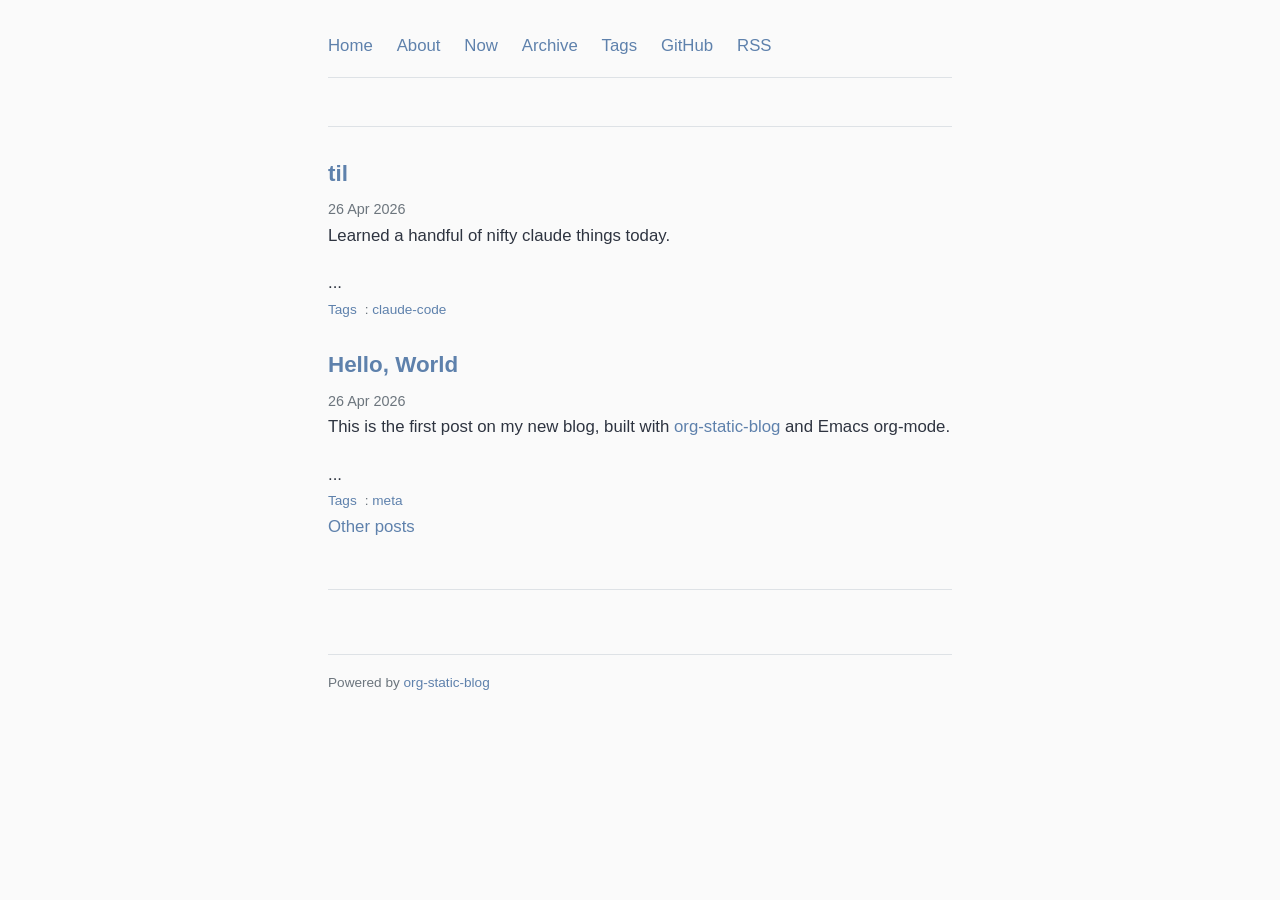
<file: index.html>
<!DOCTYPE html>
<html lang="en">
<head>
<meta charset="UTF-8">
<link rel="alternate"
      type="application/rss+xml"
      href="https://amohrland.github.io/rss.xml"
      title="RSS feed for https://amohrland.github.io/">
<title>amohrland</title>
<meta property="og:title" content="amohrland">
<meta property="og:type" content="article" />
<link rel="stylesheet" type="text/css" href="static/style.css" /></head>
<body>
<div id="preamble" class="status"><div id="preamble">
<a href="/">Home</a>
<a href="/about.html">About</a>
<a href="/now.html">Now</a>
<a href="/archive.html">Archive</a>
<a href="/tags.html">Tags</a>
<a href="https://github.com/amohrland">GitHub</a>
<a href="/rss.xml">RSS</a>
</div></div>
<div id="content">
<h2 class="post-title"><a href="https://amohrland.github.io/2026-04-26-til.html">til</a></h2><div class="post-date">26 Apr 2026</div><p>
Learned a handful of nifty claude things today.
</p>...<div class="taglist"><a href="https://amohrland.github.io/tags.html"><span class="tag-label">Tags</span></a><span class="tag-separator">: </span><span class="taglist__tags"><a href="https://amohrland.github.io/tag-claude-code.html" class="tag" data-tag="claude-code" data-index="0">claude-code</a> </span></div><h2 class="post-title"><a href="https://amohrland.github.io/2026-04-26-hello-world.html">Hello, World</a></h2><div class="post-date">26 Apr 2026</div><p>
This is the first post on my new blog, built with <a href="https://github.com/bastibe/org-static-blog">org-static-blog</a> and Emacs org-mode.
</p>...<div class="taglist"><a href="https://amohrland.github.io/tags.html"><span class="tag-label">Tags</span></a><span class="tag-separator">: </span><span class="taglist__tags"><a href="https://amohrland.github.io/tag-meta.html" class="tag" data-tag="meta" data-index="0">meta</a> </span></div><div id="archive">
<a href="https://amohrland.github.io/archive.html">Other posts</a>
</div>
</div>
<div id="postamble" class="status"><div id="postamble">
Powered by <a href="https://github.com/bastibe/org-static-blog">org-static-blog</a>
</div></div>
</body>
</html>
</file>
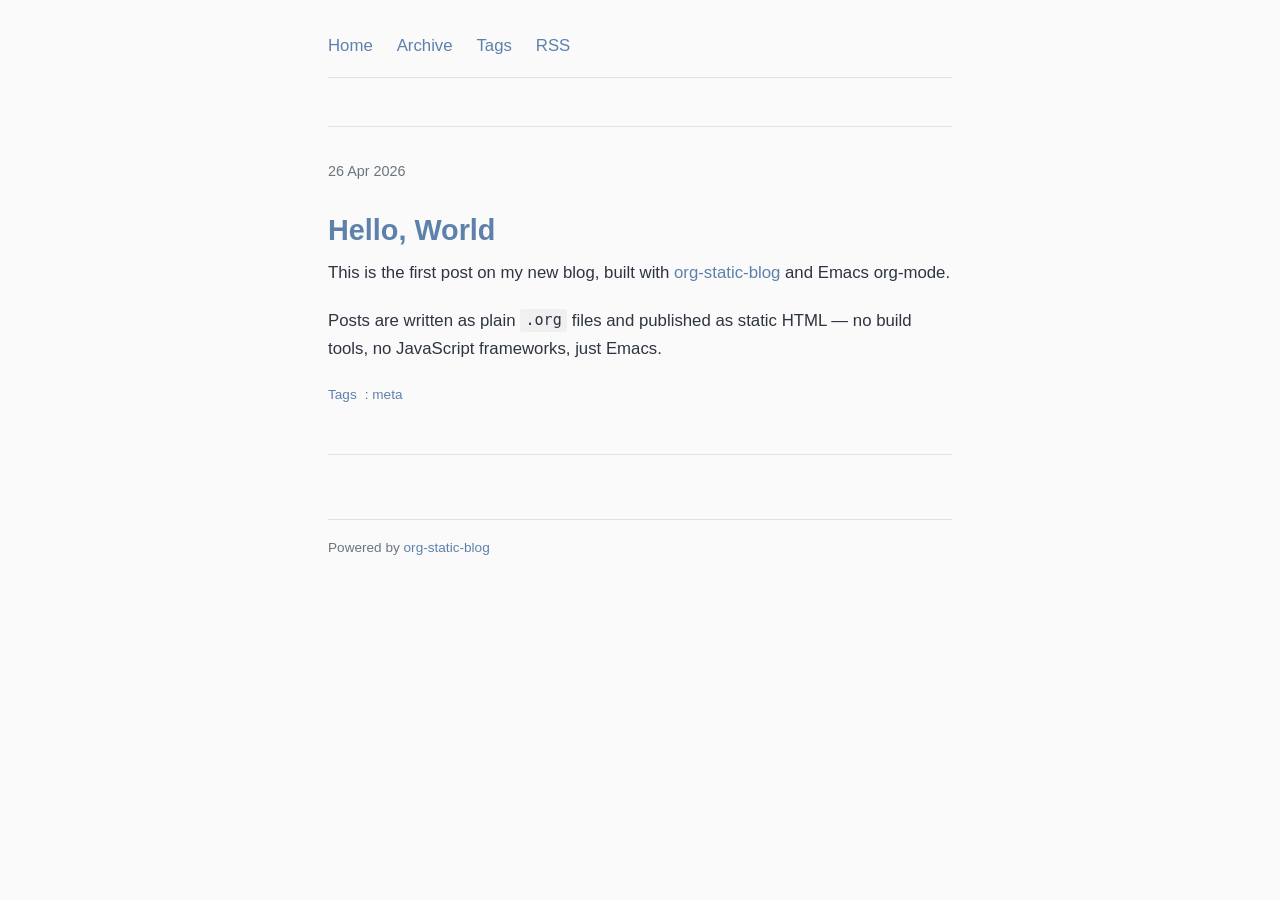
<file: 2026-04-26-hello-world.html>
<!DOCTYPE html>
<html lang="en">
<head>
<meta charset="UTF-8">
<link rel="alternate"
      type="application/rss+xml"
      href="https://amohrland.github.io/rss.xml"
      title="RSS feed for https://amohrland.github.io/">
<title>Hello, World</title>
<meta property="og:title" content="Hello, World">
<meta property="og:type" content="article" />
<meta property="og:url" content="https://amohrland.github.io/2026-04-26-hello-world.html">
<link rel="stylesheet" type="text/css" href="static/style.css" /></head>
<body>
<div id="preamble" class="status"><div id="preamble">
<a href="/">Home</a>
<a href="/archive.html">Archive</a>
<a href="/tags.html">Tags</a>
<a href="/rss.xml">RSS</a>
</div></div>
<div id="content">
<div class="post-date">26 Apr 2026</div><h1 class="post-title"><a href="https://amohrland.github.io/2026-04-26-hello-world.html">Hello, World</a></h1>
<p>
This is the first post on my new blog, built with <a href="https://github.com/bastibe/org-static-blog">org-static-blog</a> and Emacs org-mode.
</p>

<p>
Posts are written as plain <code>.org</code> files and published as static HTML — no build tools, no JavaScript frameworks, just Emacs.
</p>
<div class="taglist"><a href="https://amohrland.github.io/tags.html"><span class="tag-label">Tags</span></a><span class="tag-separator">: </span><span class="taglist__tags"><a href="https://amohrland.github.io/tag-meta.html" class="tag" data-tag="meta" data-index="0">meta</a> </span></div></div>
<div id="postamble" class="status"><div id="postamble">
Powered by <a href="https://github.com/bastibe/org-static-blog">org-static-blog</a>
</div></div>
</body>
</html>
</file>
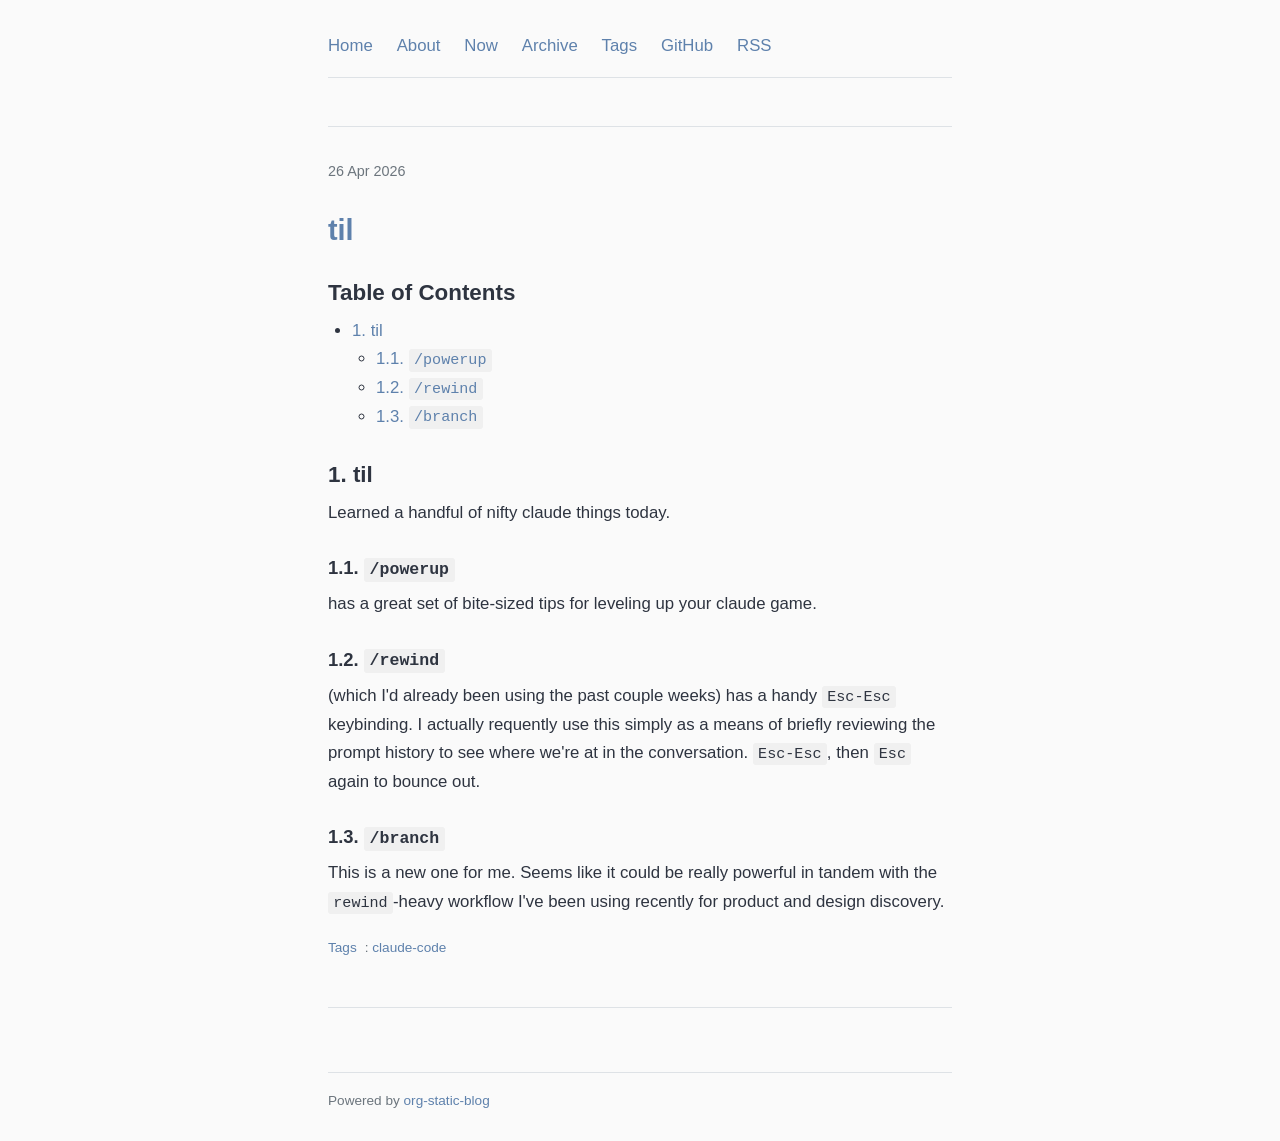
<file: 2026-04-26-til.html>
<!DOCTYPE html>
<html lang="en">
<head>
<meta charset="UTF-8">
<link rel="alternate"
      type="application/rss+xml"
      href="https://amohrland.github.io/rss.xml"
      title="RSS feed for https://amohrland.github.io/">
<title>til</title>
<meta property="og:title" content="til">
<meta property="og:type" content="article" />
<meta property="og:url" content="https://amohrland.github.io/2026-04-26-til.html">
<link rel="stylesheet" type="text/css" href="static/style.css" /></head>
<body>
<div id="preamble" class="status"><div id="preamble">
<a href="/">Home</a>
<a href="/about.html">About</a>
<a href="/now.html">Now</a>
<a href="/archive.html">Archive</a>
<a href="/tags.html">Tags</a>
<a href="https://github.com/amohrland">GitHub</a>
<a href="/rss.xml">RSS</a>
</div></div>
<div id="content">
<div class="post-date">26 Apr 2026</div><h1 class="post-title"><a href="https://amohrland.github.io/2026-04-26-til.html">til</a></h1>
<nav id="table-of-contents" role="doc-toc">
<h2>Table of Contents</h2>
<div id="text-table-of-contents" role="doc-toc">
<ul>
<li><a href="#org168a568">1. til</a>
<ul>
<li><a href="#org487ca1c">1.1. <code>/powerup</code></a></li>
<li><a href="#org5ecbad1">1.2. <code>/rewind</code></a></li>
<li><a href="#orge1f6f43">1.3. <code>/branch</code></a></li>
</ul>
</li>
</ul>
</div>
</nav>
<div id="outline-container-org168a568" class="outline-2">
<h2 id="org168a568"><span class="section-number-2">1.</span> til</h2>
<div class="outline-text-2" id="text-1">
<p>
Learned a handful of nifty claude things today.
</p>
</div>
<div id="outline-container-org487ca1c" class="outline-3">
<h3 id="org487ca1c"><span class="section-number-3">1.1.</span> <code>/powerup</code></h3>
<div class="outline-text-3" id="text-1-1">
<p>
has a great set of bite-sized tips for leveling up your claude game.
</p>
</div>
</div>
<div id="outline-container-org5ecbad1" class="outline-3">
<h3 id="org5ecbad1"><span class="section-number-3">1.2.</span> <code>/rewind</code></h3>
<div class="outline-text-3" id="text-1-2">
<p>
(which I'd already been using the past couple weeks) has a
handy <code>Esc-Esc</code> keybinding. I actually requently use this simply as
a means of briefly reviewing the prompt history to see where we're
at in the conversation. <code>Esc-Esc</code>, then <code>Esc</code> again to bounce out.
</p>
</div>
</div>
<div id="outline-container-orge1f6f43" class="outline-3">
<h3 id="orge1f6f43"><span class="section-number-3">1.3.</span> <code>/branch</code></h3>
<div class="outline-text-3" id="text-1-3">
<p>
This is a new one for me. Seems like it could be really
powerful in tandem with the <code>rewind</code>-heavy workflow I've been using
recently for product and design discovery.
</p>
</div>
</div>
</div>
<div class="taglist"><a href="https://amohrland.github.io/tags.html"><span class="tag-label">Tags</span></a><span class="tag-separator">: </span><span class="taglist__tags"><a href="https://amohrland.github.io/tag-claude-code.html" class="tag" data-tag="claude-code" data-index="0">claude-code</a> </span></div></div>
<div id="postamble" class="status"><div id="postamble">
Powered by <a href="https://github.com/bastibe/org-static-blog">org-static-blog</a>
</div></div>
</body>
</html>
</file>
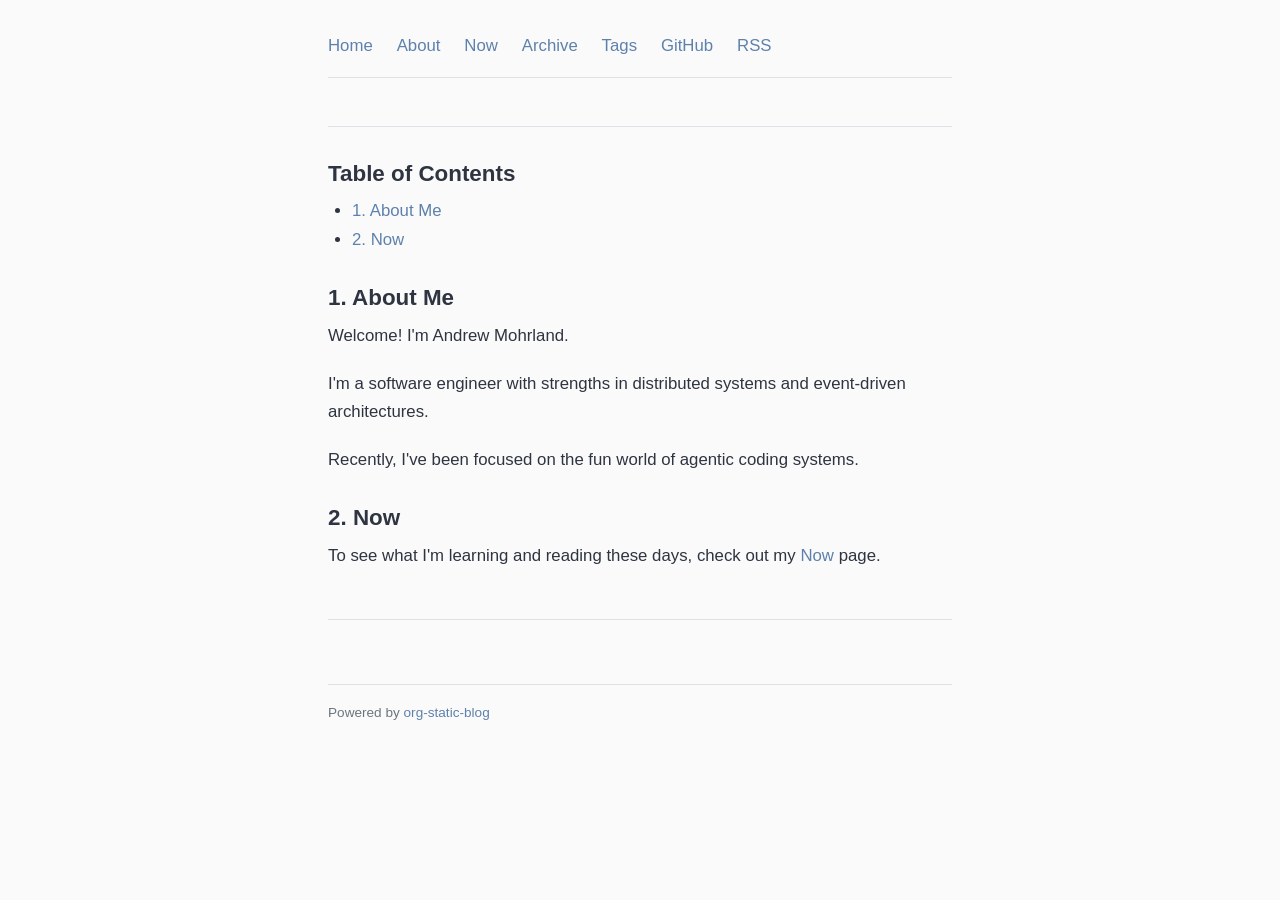
<file: about.html>
<!DOCTYPE html>
<html lang="en">
<head>
<meta charset="UTF-8">
<title>About - amohrland</title>
<link rel="stylesheet" type="text/css" href="static/style.css" />
</head>
<body>
<div id="preamble" class="status"><div id="preamble">
<a href="/">Home</a>
<a href="/about.html">About</a>
<a href="/now.html">Now</a>
<a href="/archive.html">Archive</a>
<a href="/tags.html">Tags</a>
<a href="https://github.com/amohrland">GitHub</a>
<a href="/rss.xml">RSS</a>
</div></div>
<div id="content">
<div id="table-of-contents" role="doc-toc">
<h2>Table of Contents</h2>
<div id="text-table-of-contents" role="doc-toc">
<ul>
<li><a href="#org2bae5e1">1. About Me</a></li>
<li><a href="#org31cfd2a">2. Now</a></li>
</ul>
</div>
</div>
<div id="outline-container-org2bae5e1" class="outline-2">
<h2 id="org2bae5e1"><span class="section-number-2">1.</span> About Me</h2>
<div class="outline-text-2" id="text-1">
<p>
Welcome! I'm Andrew Mohrland.
</p>

<p>
I'm a software engineer with strengths in distributed systems and event-driven architectures.
</p>

<p>
Recently, I've been focused on the fun world of agentic coding systems.
</p>
</div>
</div>
<div id="outline-container-org31cfd2a" class="outline-2">
<h2 id="org31cfd2a"><span class="section-number-2">2.</span> Now</h2>
<div class="outline-text-2" id="text-2">
<p>
To see what I'm learning and reading these days, check out my <a href="now.html">Now</a> page.
</p>
</div>
</div>

</div>
<div id="postamble" class="status"><div id="postamble">
Powered by <a href="https://github.com/bastibe/org-static-blog">org-static-blog</a>
</div></div>
</body>
</html>
</file>
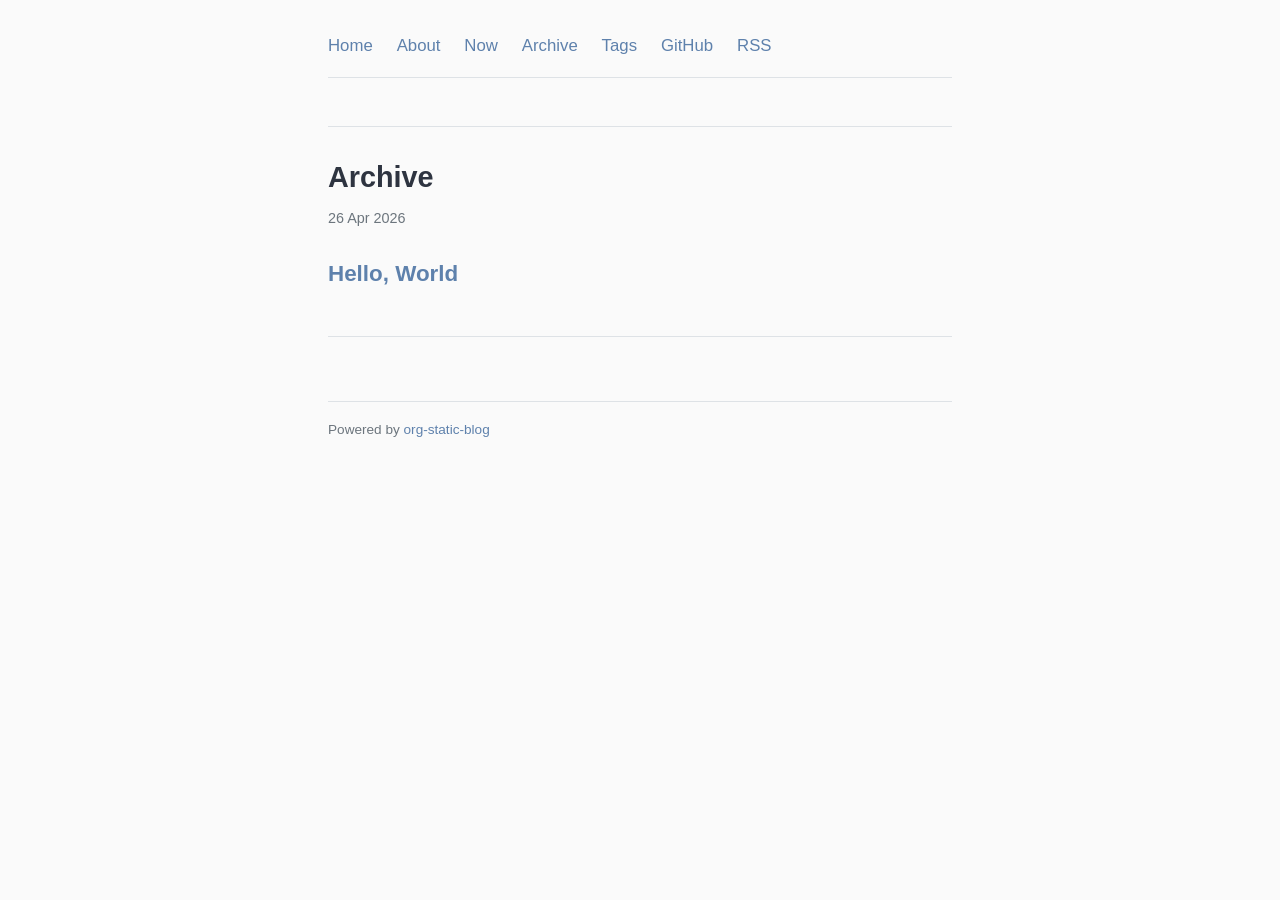
<file: archive.html>
<!DOCTYPE html>
<html lang="en">
<head>
<meta charset="UTF-8">
<link rel="alternate"
      type="application/rss+xml"
      href="https://amohrland.github.io/rss.xml"
      title="RSS feed for https://amohrland.github.io/">
<title>amohrland</title>
<meta property="og:title" content="amohrland">
<meta property="og:type" content="article" />
<link rel="stylesheet" type="text/css" href="static/style.css" /></head>
<body>
<div id="preamble" class="status"><div id="preamble">
<a href="/">Home</a>
<a href="/about.html">About</a>
<a href="/now.html">Now</a>
<a href="/archive.html">Archive</a>
<a href="/tags.html">Tags</a>
<a href="https://github.com/amohrland">GitHub</a>
<a href="/rss.xml">RSS</a>
</div></div>
<div id="content">
<h1 class="title">Archive</h1>
<div class="post-date">26 Apr 2026</div><h2 class="post-title"><a href="https://amohrland.github.io/2026-04-26-hello-world.html">Hello, World</a></h2>
</div>
<div id="postamble" class="status"><div id="postamble">
Powered by <a href="https://github.com/bastibe/org-static-blog">org-static-blog</a>
</div></div>
</body>
</html>
</file>
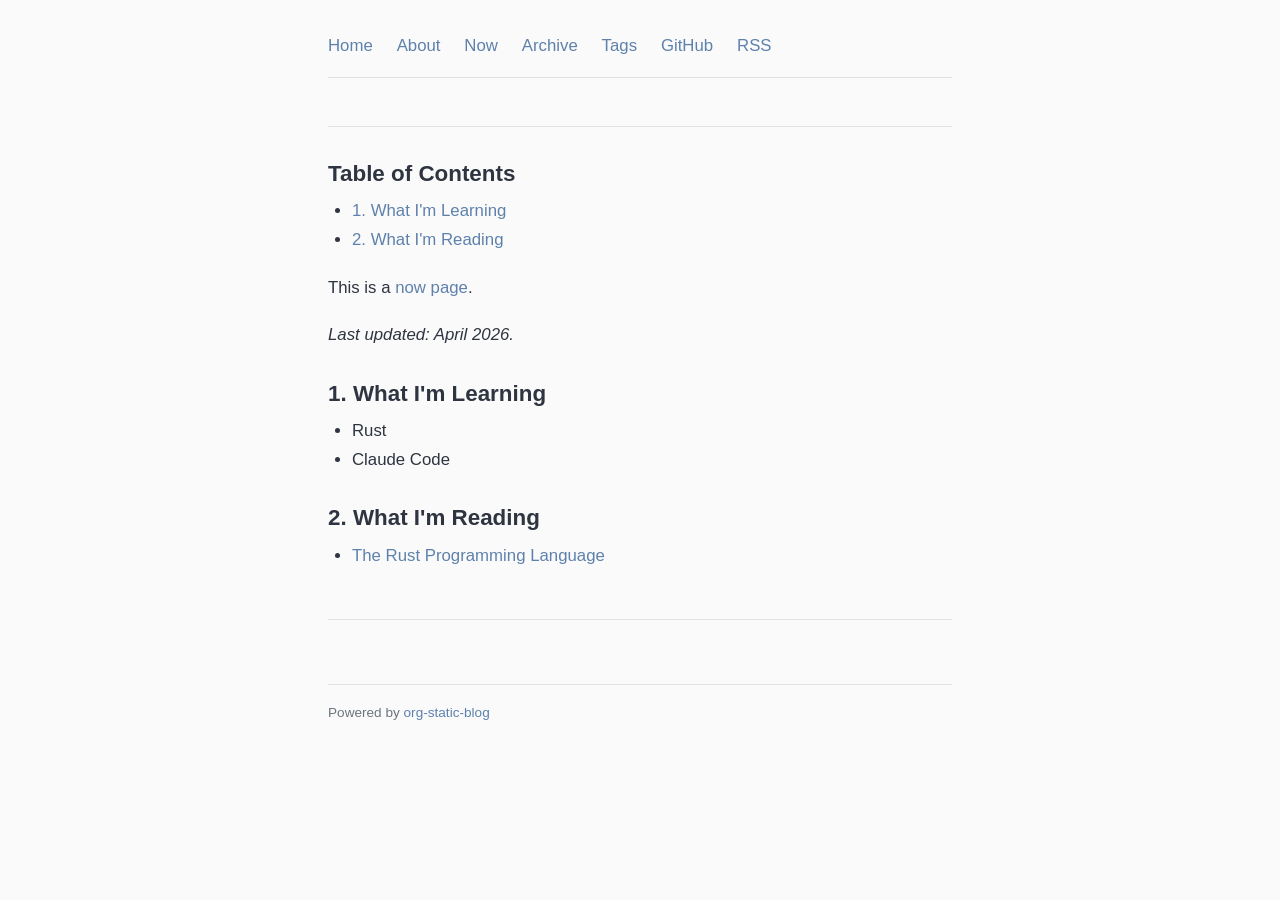
<file: now.html>
<!DOCTYPE html>
<html lang="en">
<head>
<meta charset="UTF-8">
<title>Now - amohrland</title>
<link rel="stylesheet" type="text/css" href="static/style.css" />
</head>
<body>
<div id="preamble" class="status"><div id="preamble">
<a href="/">Home</a>
<a href="/about.html">About</a>
<a href="/now.html">Now</a>
<a href="/archive.html">Archive</a>
<a href="/tags.html">Tags</a>
<a href="https://github.com/amohrland">GitHub</a>
<a href="/rss.xml">RSS</a>
</div></div>
<div id="content">
<div id="table-of-contents" role="doc-toc">
<h2>Table of Contents</h2>
<div id="text-table-of-contents" role="doc-toc">
<ul>
<li><a href="#orgde22eb6">1. What I'm Learning</a></li>
<li><a href="#org54b8e08">2. What I'm Reading</a></li>
</ul>
</div>
</div>
<p>
This is a <a href="https://nownownow.com/about">now page</a>.
</p>

<p>
<i>Last updated: April 2026.</i>
</p>
<div id="outline-container-orgde22eb6" class="outline-2">
<h2 id="orgde22eb6"><span class="section-number-2">1.</span> What I'm Learning</h2>
<div class="outline-text-2" id="text-1">
<ul class="org-ul">
<li>Rust</li>
<li>Claude Code</li>
</ul>
</div>
</div>
<div id="outline-container-org54b8e08" class="outline-2">
<h2 id="org54b8e08"><span class="section-number-2">2.</span> What I'm Reading</h2>
<div class="outline-text-2" id="text-2">
<ul class="org-ul">
<li><a href="https://rust-book.cs.brown.edu/">The Rust Programming Language</a></li>
</ul>
</div>
</div>

</div>
<div id="postamble" class="status"><div id="postamble">
Powered by <a href="https://github.com/bastibe/org-static-blog">org-static-blog</a>
</div></div>
</body>
</html>
</file>
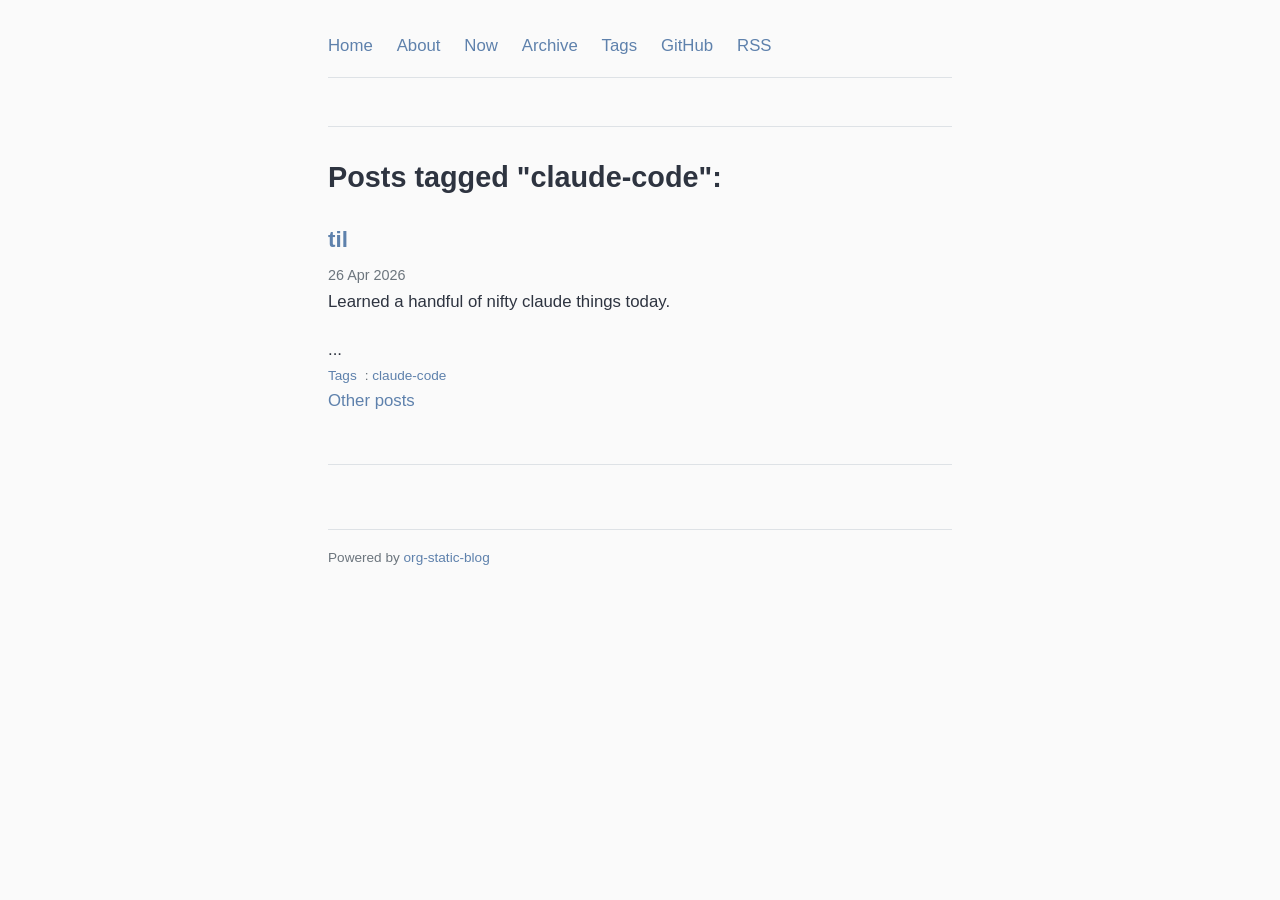
<file: tag-claude-code.html>
<!DOCTYPE html>
<html lang="en">
<head>
<meta charset="UTF-8">
<link rel="alternate"
      type="application/rss+xml"
      href="https://amohrland.github.io/rss.xml"
      title="RSS feed for https://amohrland.github.io/">
<title>amohrland</title>
<meta property="og:title" content="amohrland">
<meta property="og:type" content="article" />
<link rel="stylesheet" type="text/css" href="static/style.css" /></head>
<body>
<div id="preamble" class="status"><div id="preamble">
<a href="/">Home</a>
<a href="/about.html">About</a>
<a href="/now.html">Now</a>
<a href="/archive.html">Archive</a>
<a href="/tags.html">Tags</a>
<a href="https://github.com/amohrland">GitHub</a>
<a href="/rss.xml">RSS</a>
</div></div>
<div id="content">
<h1 class="title">Posts tagged "claude-code":</h1><h2 class="post-title"><a href="https://amohrland.github.io/2026-04-26-til.html">til</a></h2><div class="post-date">26 Apr 2026</div><p>
Learned a handful of nifty claude things today.
</p>...<div class="taglist"><a href="https://amohrland.github.io/tags.html"><span class="tag-label">Tags</span></a><span class="tag-separator">: </span><span class="taglist__tags"><a href="https://amohrland.github.io/tag-claude-code.html" class="tag" data-tag="claude-code" data-index="0">claude-code</a> </span></div><div id="archive">
<a href="https://amohrland.github.io/archive.html">Other posts</a>
</div>
</div>
<div id="postamble" class="status"><div id="postamble">
Powered by <a href="https://github.com/bastibe/org-static-blog">org-static-blog</a>
</div></div>
</body>
</html>
</file>
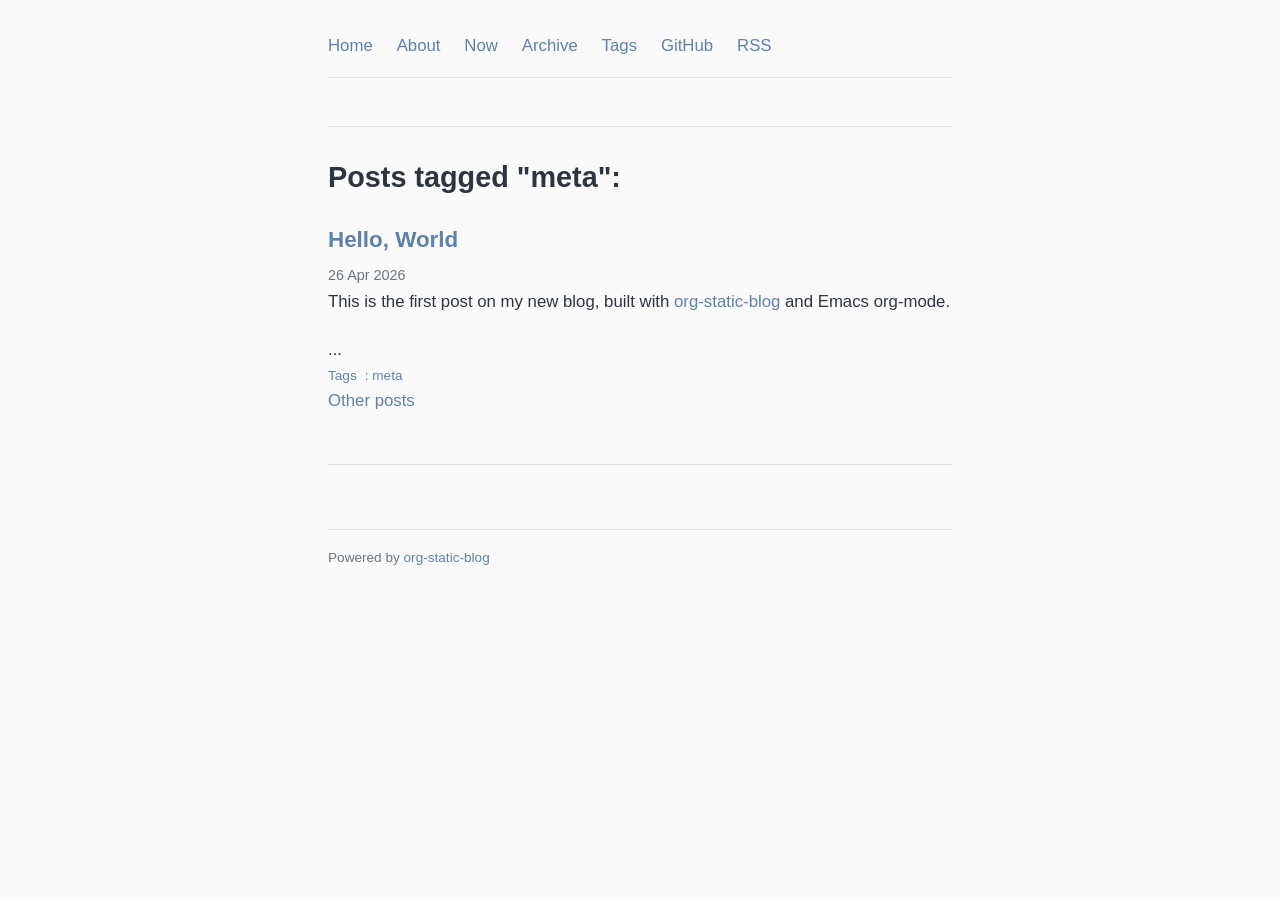
<file: tag-meta.html>
<!DOCTYPE html>
<html lang="en">
<head>
<meta charset="UTF-8">
<link rel="alternate"
      type="application/rss+xml"
      href="https://amohrland.github.io/rss.xml"
      title="RSS feed for https://amohrland.github.io/">
<title>amohrland</title>
<meta property="og:title" content="amohrland">
<meta property="og:type" content="article" />
<link rel="stylesheet" type="text/css" href="static/style.css" /></head>
<body>
<div id="preamble" class="status"><div id="preamble">
<a href="/">Home</a>
<a href="/about.html">About</a>
<a href="/now.html">Now</a>
<a href="/archive.html">Archive</a>
<a href="/tags.html">Tags</a>
<a href="https://github.com/amohrland">GitHub</a>
<a href="/rss.xml">RSS</a>
</div></div>
<div id="content">
<h1 class="title">Posts tagged "meta":</h1><h2 class="post-title"><a href="https://amohrland.github.io/2026-04-26-hello-world.html">Hello, World</a></h2><div class="post-date">26 Apr 2026</div><p>
This is the first post on my new blog, built with <a href="https://github.com/bastibe/org-static-blog">org-static-blog</a> and Emacs org-mode.
</p>...<div class="taglist"><a href="https://amohrland.github.io/tags.html"><span class="tag-label">Tags</span></a><span class="tag-separator">: </span><span class="taglist__tags"><a href="https://amohrland.github.io/tag-meta.html" class="tag" data-tag="meta" data-index="0">meta</a> </span></div><div id="archive">
<a href="https://amohrland.github.io/archive.html">Other posts</a>
</div>
</div>
<div id="postamble" class="status"><div id="postamble">
Powered by <a href="https://github.com/bastibe/org-static-blog">org-static-blog</a>
</div></div>
</body>
</html>
</file>
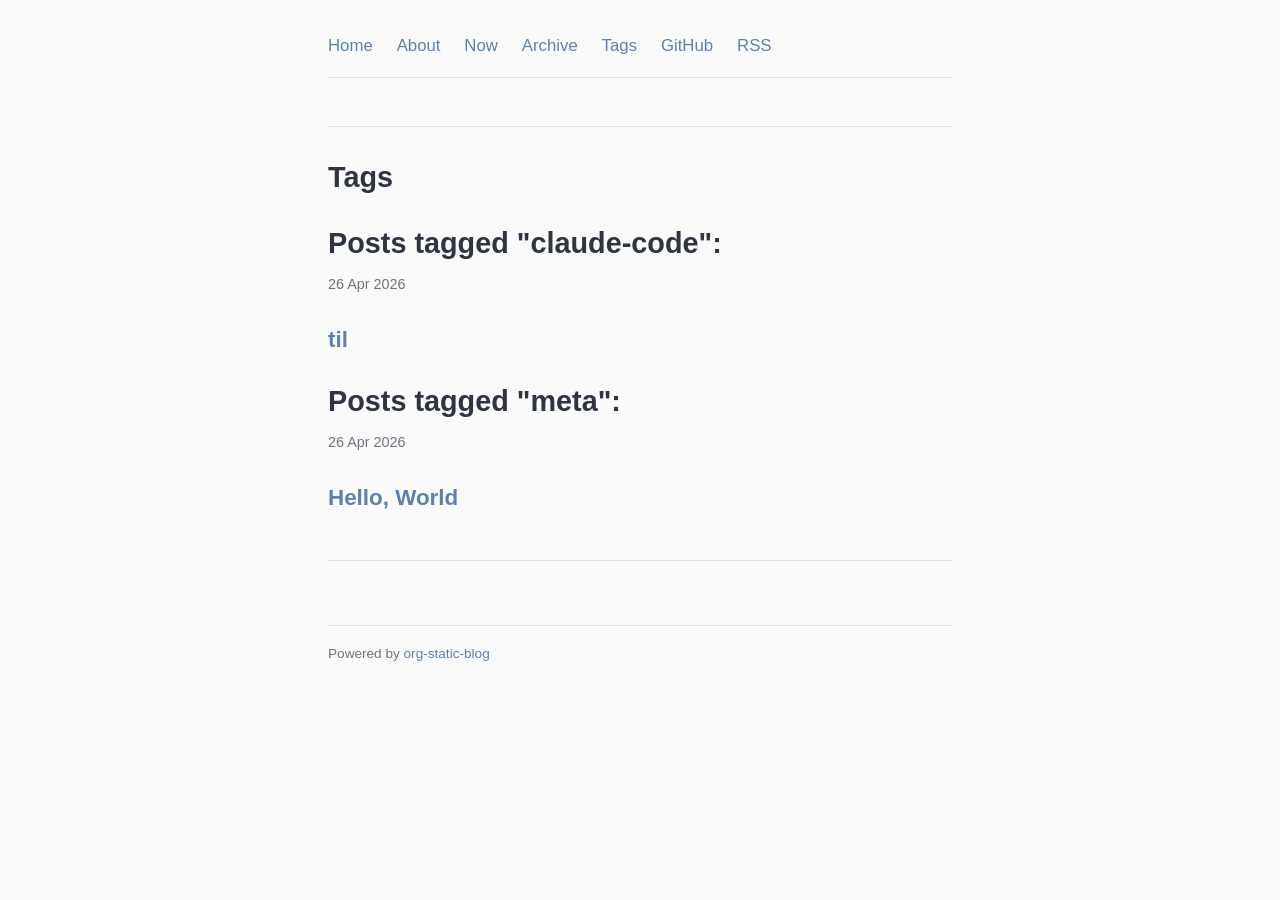
<file: tags.html>
<!DOCTYPE html>
<html lang="en">
<head>
<meta charset="UTF-8">
<link rel="alternate"
      type="application/rss+xml"
      href="https://amohrland.github.io/rss.xml"
      title="RSS feed for https://amohrland.github.io/">
<title>amohrland</title>
<meta property="og:title" content="amohrland">
<meta property="og:type" content="article" />
<link rel="stylesheet" type="text/css" href="static/style.css" /></head>
<body>
<div id="preamble" class="status"><div id="preamble">
<a href="/">Home</a>
<a href="/about.html">About</a>
<a href="/now.html">Now</a>
<a href="/archive.html">Archive</a>
<a href="/tags.html">Tags</a>
<a href="https://github.com/amohrland">GitHub</a>
<a href="/rss.xml">RSS</a>
</div></div>
<div id="content">
<h1 class="title">Tags</h1>
<h1 class="tags-title">Posts tagged "claude-code":</h1>
<div class="post-date">26 Apr 2026</div><h2 class="post-title"><a href="https://amohrland.github.io/2026-04-26-til.html">til</a></h2>
<h1 class="tags-title">Posts tagged "meta":</h1>
<div class="post-date">26 Apr 2026</div><h2 class="post-title"><a href="https://amohrland.github.io/2026-04-26-hello-world.html">Hello, World</a></h2>
</div>
<div id="postamble" class="status"><div id="postamble">
Powered by <a href="https://github.com/bastibe/org-static-blog">org-static-blog</a>
</div></div>
</body>
</html>
</file>
<file: static/style.css>
:root {
  --fg: #2e3440;
  --bg: #fafafa;
  --accent: #5e81ac;
  --muted: #6c757d;
  --border: #dee2e6;
  --code-bg: #f0f0f0;
  --max-width: 42rem;
}

@media (prefers-color-scheme: dark) {
  :root {
    --fg: #d8dee9;
    --bg: #2e3440;
    --accent: #88c0d0;
    --muted: #9ca3af;
    --border: #4c566a;
    --code-bg: #3b4252;
  }
}

* { margin: 0; padding: 0; box-sizing: border-box; }

body {
  font-family: -apple-system, BlinkMacSystemFont, "Segoe UI", Helvetica, Arial, sans-serif;
  font-size: 1.05rem;
  line-height: 1.7;
  color: var(--fg);
  background: var(--bg);
  padding: 2rem 1.5rem;
  max-width: var(--max-width);
  margin: 0 auto;
}

a { color: var(--accent); text-decoration: none; }
a:hover { text-decoration: underline; }

h1, h2, h3, h4 {
  line-height: 1.3;
  margin: 1.8rem 0 0.6rem;
}
h1 { font-size: 1.8rem; }
h2 { font-size: 1.4rem; }
h3 { font-size: 1.15rem; }

p, ul, ol, blockquote, pre, table { margin-bottom: 1.2rem; }
ul, ol { padding-left: 1.5rem; }

blockquote {
  border-left: 3px solid var(--accent);
  padding: 0.3rem 1rem;
  color: var(--muted);
  font-style: italic;
}

code {
  font-family: "SF Mono", "Fira Code", "Cascadia Code", Menlo, monospace;
  font-size: 0.9em;
  background: var(--code-bg);
  padding: 0.15em 0.35em;
  border-radius: 3px;
}

pre {
  background: var(--code-bg);
  padding: 1rem;
  border-radius: 5px;
  overflow-x: auto;
}
pre code { background: none; padding: 0; }

img { max-width: 100%; height: auto; border-radius: 4px; }

hr {
  border: none;
  border-top: 1px solid var(--border);
  margin: 2rem 0;
}

table {
  border-collapse: collapse;
  width: 100%;
}
th, td {
  border: 1px solid var(--border);
  padding: 0.5rem 0.75rem;
  text-align: left;
}
th { font-weight: 600; }

#preamble {
  margin-bottom: 2rem;
  padding-bottom: 1rem;
  border-bottom: 1px solid var(--border);
}

#preamble a {
  margin-right: 1.2rem;
  font-weight: 500;
}

#postamble {
  margin-top: 3rem;
  padding-top: 1rem;
  border-top: 1px solid var(--border);
  color: var(--muted);
  font-size: 0.85rem;
}

.post-date {
  color: var(--muted);
  font-size: 0.9rem;
}

.taglist { font-size: 0.85rem; color: var(--muted); }
.taglist a { margin-right: 0.5rem; }

.archive { list-style: none; padding: 0; }
.archive li { margin-bottom: 0.4rem; }
.archive .date {
  display: inline-block;
  width: 7rem;
  color: var(--muted);
  font-size: 0.9rem;
}
</file>
